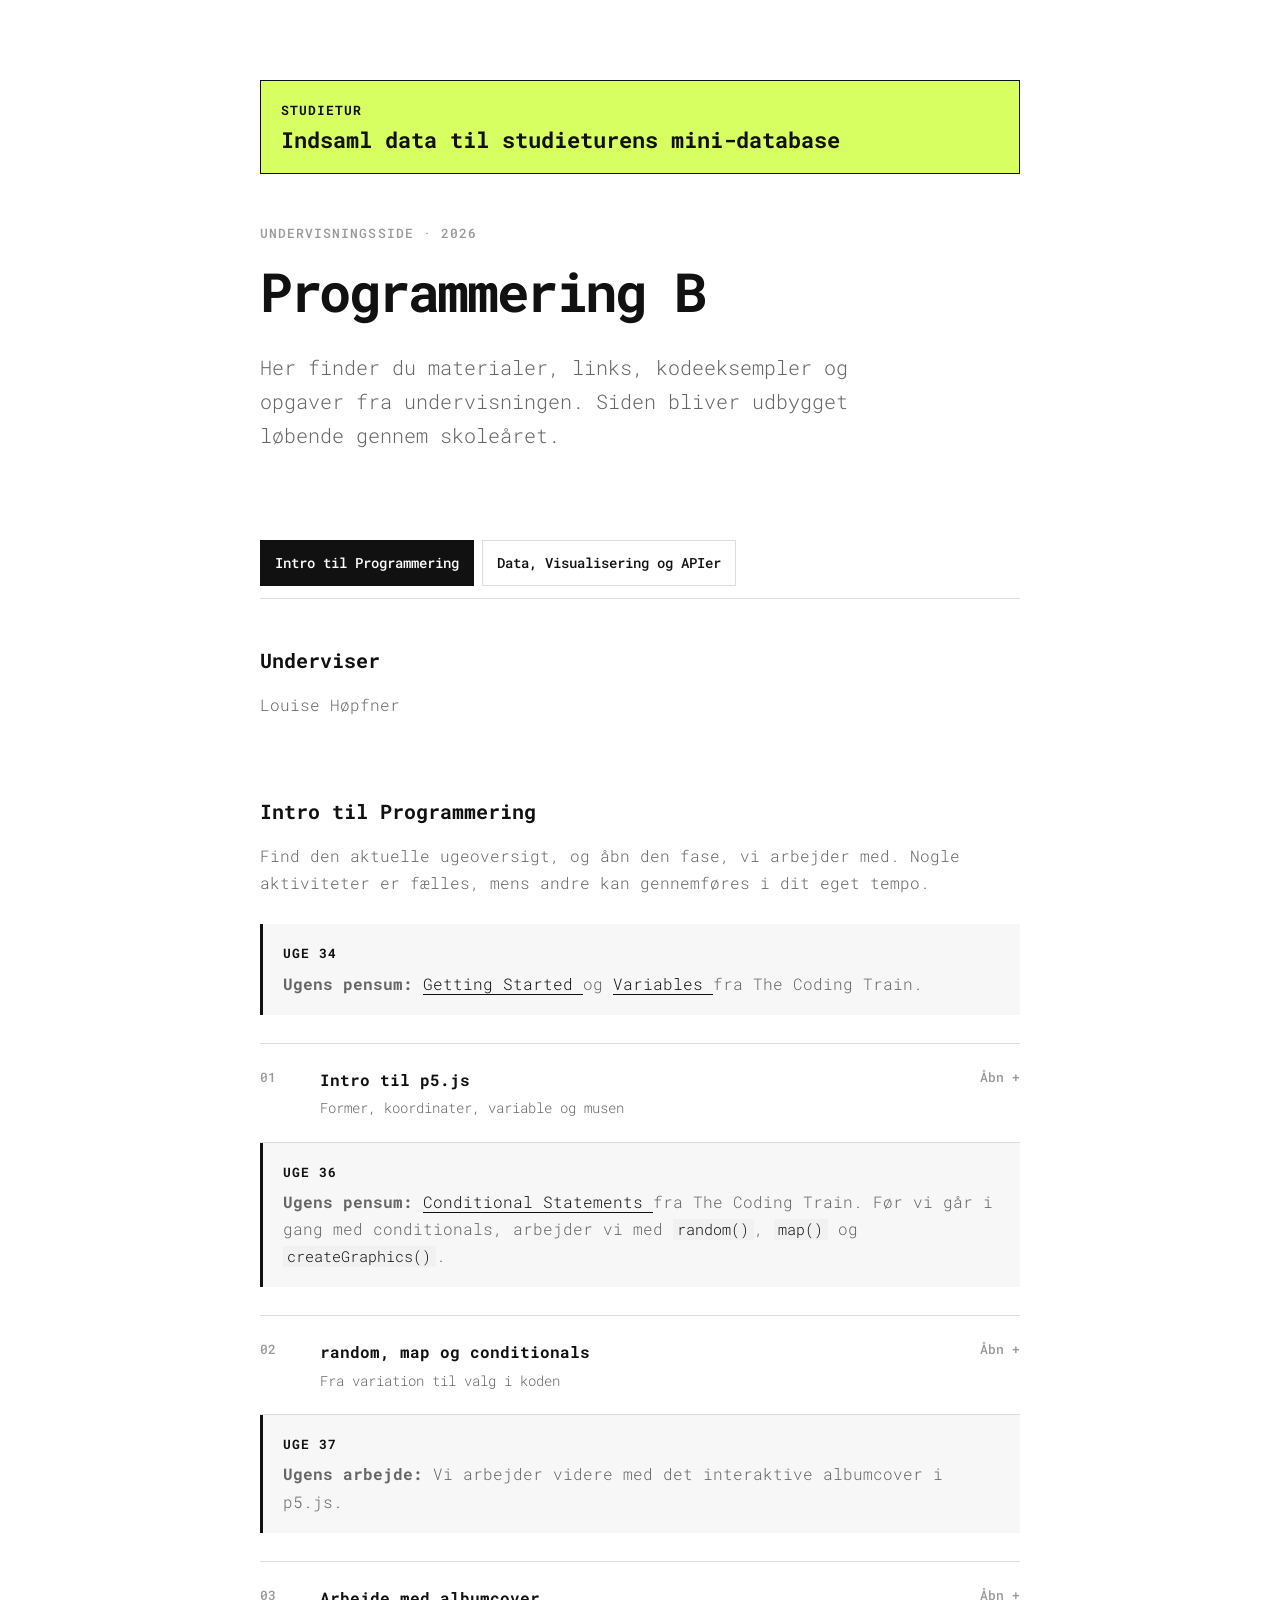
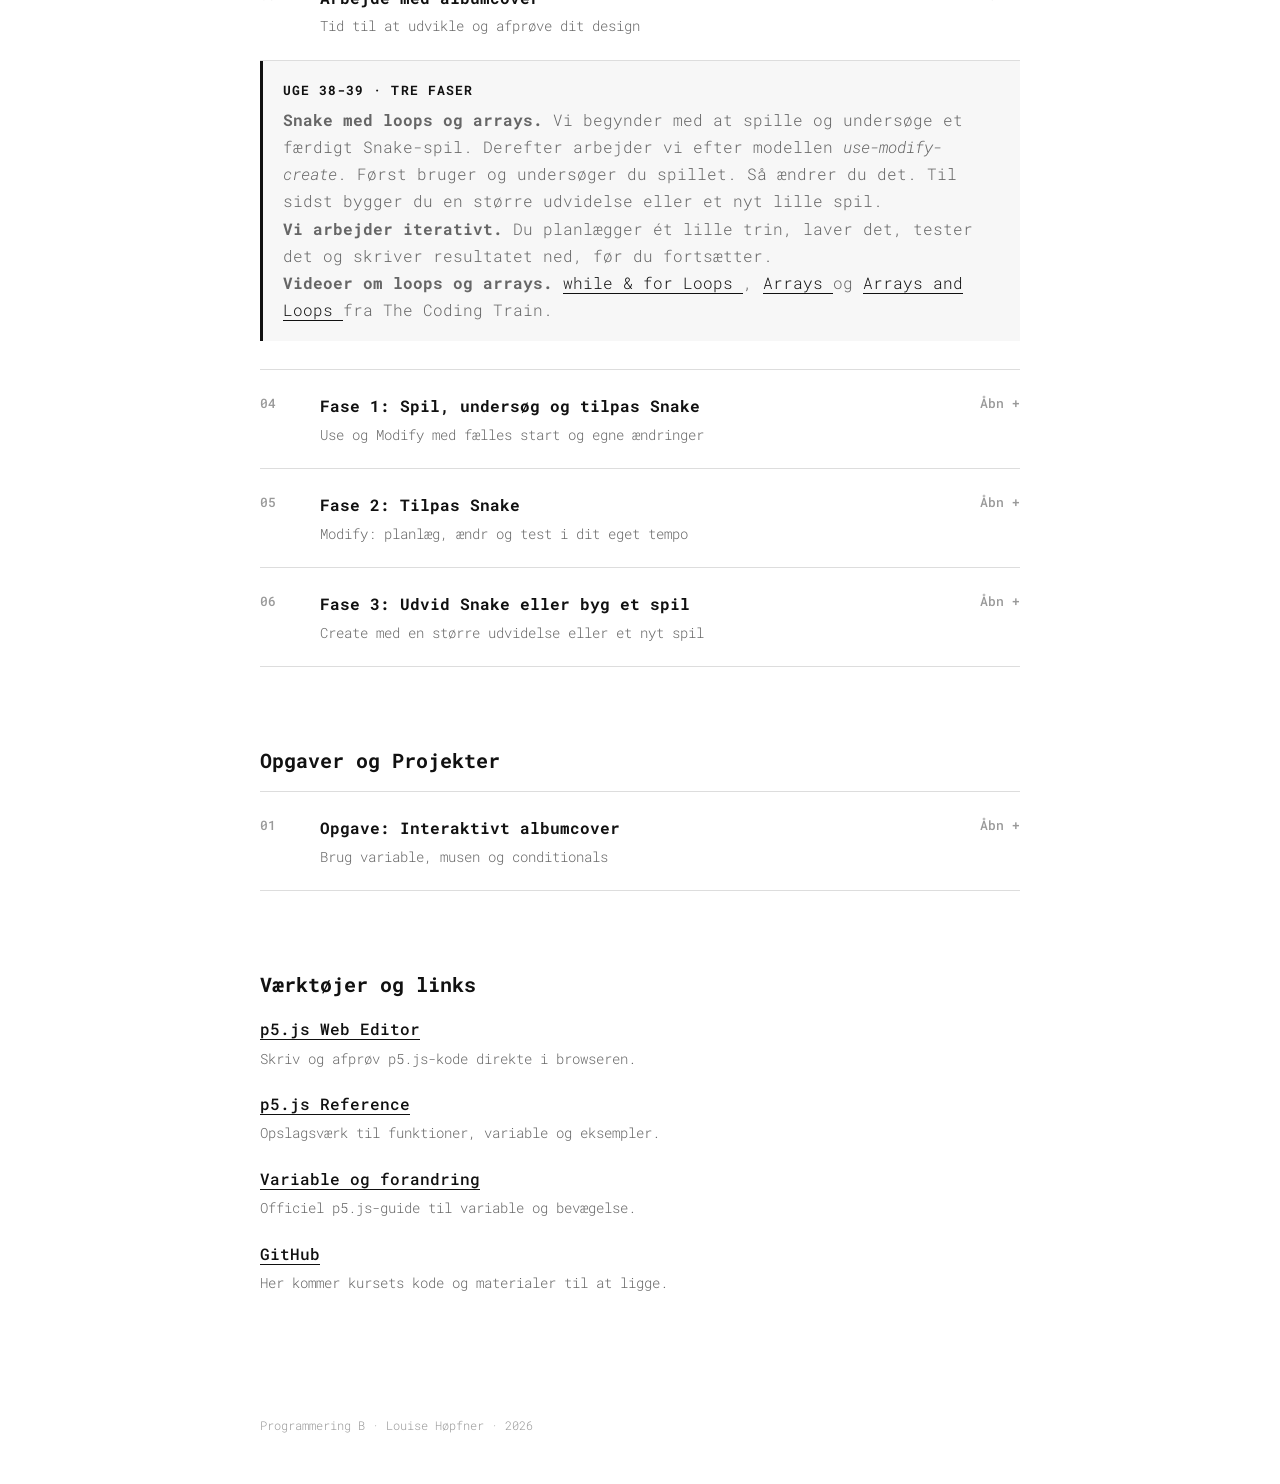
<file: index.html>
<!doctype html>
<html lang="da">
  <head>
    <meta charset="utf-8">
    <meta name="viewport" content="width=device-width, initial-scale=1">
    <meta
      name="description"
      content="Undervisningsmaterialer, links og kode til Programmering B."
    >
    <title>Programmering B · 2026</title>
    <link rel="preconnect" href="https://fonts.googleapis.com">
    <link rel="preconnect" href="https://fonts.gstatic.com" crossorigin>
    <link
      href="https://fonts.googleapis.com/css2?family=Roboto+Mono:wght@300;500;700&amp;display=swap"
      rel="stylesheet"
    >
    <link rel="stylesheet" href="main.css?v=2026-10-26">
  </head>

  <body>
    <main id="wrapper">
      <a class="top-banner" href="studietur/">
        <span>Studietur</span>
        <strong>Indsaml data til studieturens mini-database</strong>
      </a>

      <header class="site-header">
        <p class="eyebrow">Undervisningsside · 2026</p>
        <h1>Programmering B</h1>
        <p class="intro">
          Her finder du materialer, links, kodeeksempler og opgaver fra
          undervisningen. Siden bliver udbygget løbende gennem skoleåret.
        </p>
      </header>

      <nav class="course-tabs" aria-label="Forløb">
        <a href="index.html" aria-current="page">Intro til Programmering</a>
        <a href="02_data/">Data, Visualisering og APIer</a>
      </nav>

      <section aria-labelledby="underviser">
        <h2 id="underviser">Underviser</h2>
        <p>Louise Høpfner</p>
      </section>

      <section aria-labelledby="forloeb">
        <h2 id="forloeb">Intro til Programmering</h2>
        <p class="section-note">
          Find den aktuelle ugeoversigt, og åbn den fase, vi arbejder med.
          Nogle aktiviteter er fælles, mens andre kan gennemføres i dit eget
          tempo.
        </p>

        <div class="week-overview">
          <p class="week-number">Uge 34</p>
          <p>
            <strong>Ugens pensum:</strong>
            <a
              href="https://thecodingtrain.com/tracks/code-programming-with-p5-js/"
              target="_blank"
              rel="noreferrer"
            >
              Getting Started
            </a>
            og
            <a
              href="https://thecodingtrain.com/tracks/code-programming-with-p5-js/"
              target="_blank"
              rel="noreferrer"
            >
              Variables
            </a>
            fra The Coding Train.
          </p>
        </div>

        <div class="material-list">
          <details class="material-card">
            <summary>
              <span class="course-number" aria-hidden="true">01</span>
              <span class="summary-text">
                <strong>Intro til p5.js</strong>
                <span>Former, koordinater, variable og musen</span>
              </span>
              <span class="toggle-label" aria-hidden="true">Åbn</span>
            </summary>

            <div class="material-content">
              <p class="learning-goal">
                <strong>Mål:</strong> Du kan lave og gemme en p5.js-skitse,
                tegne simple figurer og bruge variable og musens position til
                at ændre dit billede.
              </p>

              <h3>Dagens forløb</h3>
              <ol class="steps">
                <li>
                  <strong>Kom i gang.</strong> Åbn p5.js Web Editor, og se
                  hvordan <code>setup()</code>, <code>draw()</code> og
                  <code>createCanvas()</code> bygger en skitse op.
                </li>
                <li>
                  <strong>Tegn med kode.</strong> Prøv selv at skabe et lille
                  billede med cirkler, ellipser, rektangler og linjer. Skift
                  farver, størrelser og placeringer ved at ændre ét tal ad
                  gangen.
                </li>
                <li>
                  <strong>Brug variable.</strong> Gem en placering, størrelse
                  eller farve i en variabel, og brug variablen flere steder i
                  din skitse. Ændr værdien, og undersøg hvad der sker.
                </li>
                <li>
                  <strong>Gør billedet interaktivt.</strong> Brug
                  <code>mouseX</code> eller <code>mouseY</code> som placering
                  eller størrelse på en figur. Bevæg musen hen over lærredet og
                  se resultatet.
                </li>
              </ol>

              <div class="try-box">
                <h3>Prøv selv undervejs</h3>
                <p>
                  Lav din egen lille komposition. Den må gerne være skæv,
                  enkel eller mærkelig. Målet er at undersøge, hvad koden gør —
                  ikke at gøre den perfekt.
                </p>
              </div>
            </div>
          </details>
        </div>

        <div class="week-overview">
          <p class="week-number">Uge 36</p>
          <p>
            <strong>Ugens pensum:</strong>
            <a
              href="https://thecodingtrain.com/tracks/code-programming-with-p5-js/code/3-conditionals/1-conditionals/"
              target="_blank"
              rel="noreferrer"
            >
              Conditional Statements
            </a>
            fra The Coding Train. Før vi går i gang med conditionals, arbejder
            vi med <code>random()</code>, <code>map()</code> og
            <code>createGraphics()</code>.
          </p>
        </div>

        <div class="material-list">
          <details class="material-card assignment-card">
            <summary>
              <span class="course-number" aria-hidden="true">02</span>
              <span class="summary-text">
                <strong>random, map og conditionals</strong>
                <span>Fra variation til valg i koden</span>
              </span>
              <span class="toggle-label" aria-hidden="true">Åbn</span>
            </summary>

            <div class="material-content">
              <p class="learning-goal">
                <strong>Mål:</strong> Du kan bruge <code>random()</code> til
                variation, <code>map()</code> til at omsætte musens position
                til nye værdier og <code>if</code> til at få en skitse til at
                reagere forskelligt i forskellige situationer.
              </p>

              <h3>Først: se og prøv</h3>
              <ol class="steps">
                <li>
                  Se videoerne om
                  <a
                    href="https://thecodingtrain.com/tracks/code-programming-with-p5-js/code/2-variables/4-random/"
                    target="_blank"
                    rel="noreferrer"
                  >
                    <code>random()</code>
                  </a>,
                  <a
                    href="https://thecodingtrain.com/tracks/code-programming-with-p5-js/code/2-variables/5-map/"
                    target="_blank"
                    rel="noreferrer"
                  >
                    <code>map()</code>
                  </a>
                  og
                  <a
                    href="https://thecodingtrain.com/tracks/code-programming-with-p5-js/code/2-variables/6-creategraphics/"
                    target="_blank"
                    rel="noreferrer"
                  >
                    <code>createGraphics()</code>
                  </a>
                  fra The Coding Train.
                </li>
                <li>
                  Åbn en skitse, du allerede har lavet, eller start en ny i
                  p5.js Web Editor.
                </li>
                <li>
                  Tilføj mindst <code>random()</code> og <code>map()</code> til
                  skitsen. Du kan for eksempel lade farver, størrelser eller
                  placeringer ændre sig.
                </li>
                <li>
                  Hvis du har tid, så undersøg <code>createGraphics()</code> og
                  prøv at tegne noget på et ekstra lag.
                </li>
              </ol>

              <h3>Derefter: conditionals</h3>
              <ol class="steps">
                <li>
                  Vi gennemgår boolean expressions, sammenligninger og
                  <code>if</code>-sætninger sammen.
                </li>
                <li>
                  Vi ser på, hvordan <code>mouseClicked()</code> kan bruges til
                  at ændre noget i skitsen, når brugeren klikker.
                </li>
                <li>
                  Du starter på
                  <a href="#albumcover-opgave">albumcover-opgaven</a> og
                  bruger de nye teknikker til at gøre coveret mere levende.
                </li>
              </ol>

              <div class="try-box">
                <h3>Miniøvelse</h3>
                <p>
                  Lav en lille skitse, hvor musens position ændrer mindst én
                  værdi med <code>map()</code>, og hvor mindst én ting bliver
                  valgt eller placeret med <code>random()</code>.
                </p>
              </div>
            </div>
          </details>
        </div>

        <div class="week-overview">
          <p class="week-number">Uge 37</p>
          <p>
            <strong>Ugens arbejde:</strong> Vi arbejder videre med det
            interaktive albumcover i p5.js.
          </p>
        </div>

        <div class="material-list">
          <details class="material-card">
            <summary>
              <span class="course-number" aria-hidden="true">03</span>
              <span class="summary-text">
                <strong>Arbejde med albumcover</strong>
                <span>Tid til at udvikle og afprøve dit design</span>
              </span>
              <span class="toggle-label" aria-hidden="true">Åbn</span>
            </summary>

            <div class="material-content">
              <p>
                Brug lektionen på at arbejde videre med dit interaktive
                albumcover. Du finder krav, arbejdsgang og ekstra udfordringer i
                <a href="#albumcover-opgave">albumcover-opgaven</a>.
              </p>
            </div>
          </details>
        </div>

        <div class="week-overview">
          <p class="week-number">Uge 38-39 · Tre faser</p>
          <p>
            <strong>Snake med loops og arrays.</strong> Vi begynder med at spille
            og undersøge et færdigt Snake-spil. Derefter arbejder vi efter
            modellen <em>use-modify-create</em>. Først bruger og undersøger du
            spillet. Så ændrer du det. Til sidst bygger du en større udvidelse
            eller et nyt lille spil.
          </p>
          <p>
            <strong>Vi arbejder iterativt.</strong> Du planlægger ét lille trin,
            laver det, tester det og skriver resultatet ned, før du fortsætter.
          </p>
          <p>
            <strong>Videoer om loops og arrays.</strong>
            <a
              href="https://thecodingtrain.com/tracks/code-programming-with-p5-js/code/4-loops/1-while-for/"
              target="_blank"
              rel="noreferrer"
            >
              while &amp; for Loops
            </a>,
            <a
              href="https://thecodingtrain.com/tracks/code-programming-with-p5-js/code/7-arrays/1-arrays/"
              target="_blank"
              rel="noreferrer"
            >
              Arrays
            </a>
            og
            <a
              href="https://thecodingtrain.com/tracks/code-programming-with-p5-js/code/7-arrays/2-arrays-loops"
              target="_blank"
              rel="noreferrer"
            >
              Arrays and Loops
            </a>
            fra The Coding Train.
          </p>
        </div>

        <div class="material-list">
          <details id="snake-use" class="material-card">
            <summary>
              <span class="course-number" aria-hidden="true">04</span>
              <span class="summary-text">
                <strong>Fase 1: Spil, undersøg og tilpas Snake</strong>
                <span>Use og Modify med fælles start og egne ændringer</span>
              </span>
              <span class="toggle-label" aria-hidden="true">Åbn</span>
            </summary>

            <div class="material-content">
              <p class="learning-goal">
                <strong>Mål:</strong> Du kan beskrive spillets dele og forklare,
                hvad spillet skal huske. Du kan finde et loop og et array i
                koden. Du kan lave og teste en ændring.
              </p>

              <h3>1. Spil uden at se koden · 10 minutter</h3>
              <p>
                Åbn spillet, klik på lærredet, og styr slangen med
                piletasterne. Afprøv mad, vækst, vægge, kollision og genstart.
              </p>
              <p>
                <a
                  class="primary-link"
                  href="https://editor.p5js.org/louissse/full/bpFLP08BD"
                  target="_blank"
                  rel="noreferrer"
                >
                  Spil Snake →
                </a>
              </p>

              <h3>2. Undersøg spillet i par · 15 minutter</h3>
              <p>
                Diskutér spørgsmålene, og skriv jeres svar ned. I må gerne
                tegne, hvordan delene hænger sammen.
              </p>
              <ul class="requirements">
                <li>Hvilke synlige dele består spillet af?</li>
                <li>Hvilke ting skal spillet kunne huske?</li>
                <li>Hvilket input giver spilleren?</li>
                <li>Hvilke regler styrer bevægelse, vækst og game over?</li>
                <li>Hvilke handlinger gentager spillet?</li>
                <li>Hvor tror I, der findes loops i koden? Begrund jeres svar.</li>
                <li>Hvad kunne et array bruges til i Snake?</li>
              </ul>

              <h3>3. Fælles opsamling · 10 minutter</h3>
              <p>
                Vi samler jeres forslag på tavlen. Vi undersøger især, hvad
                spillet skal huske, og hvor der kan være loops.
              </p>

              <h3>4. Mød koden · 15 minutter</h3>
              <p>
                Efter den fælles opsamling åbner du koden og laver en kopi i
                din egen p5.js-konto. Find arrayet <code>snake</code>, loopet i
                <code>drawSnake()</code> og den kode, der flytter slangen.
              </p>
              <p>
                <a
                  class="primary-link"
                  href="https://editor.p5js.org/louissse/sketches/bpFLP08BD"
                  target="_blank"
                  rel="noreferrer"
                >
                  Åbn og kopiér koden →
                </a>
              </p>

              <h3>5. Modify i eget tempo · 35 minutter</h3>
              <p>
                Arbejd fra toppen af listen. Lav én ændring ad gangen, kør
                spillet, og afprøv ændringen. Behold den kun, hvis spillet
                stadig virker.
              </p>
              <ol class="steps">
                <li>
                  Skift slangens, hovedets, madens og baggrundens farver.
                </li>
                <li>Ændr spillets hastighed i <code>frameRate()</code>.</li>
                <li>
                  Ændr cellestørrelsen, og se hvad der sker med spillefeltet.
                </li>
                <li>Ændr slangens startlængde eller startplacering.</li>
                <li>Lav en selvvalgt synlig ændring.</li>
              </ol>
              <p>
                Hvis du går i stå, så sammenlign med din seneste fungerende
                version. Du må også sparre med en makker.
              </p>

              <div class="try-box">
                <h3>6. Exit · 5 minutter</h3>
                <p>Gem din kode, og færdiggør de tre sætninger:</p>
                <ul>
                  <li>&quot;Arrayet <code>snake</code> indeholder ...&quot;</li>
                  <li>
                    &quot;Loopet i <code>drawSnake()</code> bruges til ...&quot;
                  </li>
                  <li>&quot;Jeg ændrede ..., og derfor skete ...&quot;</li>
                </ul>
              </div>
            </div>
          </details>

          <details id="snake-modify" class="material-card">
            <summary>
              <span class="course-number" aria-hidden="true">05</span>
              <span class="summary-text">
                <strong>Fase 2: Tilpas Snake</strong>
                <span>Modify: planlæg, ændr og test i dit eget tempo</span>
              </span>
              <span class="toggle-label" aria-hidden="true">Åbn</span>
            </summary>

            <div class="material-content">
              <p class="learning-goal">
                <strong>Mål:</strong> Du kan planlægge, gennemføre og teste en
                lille ændring i koden. Du kan forklare, hvilken kode der ændrer
                spillet.
              </p>

              <p>
                Fortsæt i din egen kopi. Vælg én ændring fra listerne, og brug
                hele arbejdsmetoden, før du vælger den næste. Du behøver ikke
                nå alle forslagene.
              </p>

              <div class="try-box">
                <h3>Sådan arbejder du iterativt</h3>
                <p>
                  Skriv hvert trin som kommentarer øverst i din
                  <code>sketch.js</code>.
                </p>
                <ol class="steps">
                  <li>Skriv, hvad du vil ændre.</li>
                  <li>
                    Skriv, hvor i koden du tror, ændringen skal laves.
                  </li>
                  <li>Gem den seneste fungerende version af spillet.</li>
                  <li>Lav kun denne ændring.</li>
                  <li>
                    Test ændringen. Kontrollér også, at resten af spillet
                    stadig virker.
                  </li>
                  <li>
                    Skriv resultatet i kommentarerne. Behold ændringen, ret den
                    eller gå tilbage til den fungerende version.
                  </li>
                </ol>
                <p>
                  Vis en fungerende ændring og dine noter til en makker, før du
                  vælger den næste ændring.
                </p>
                <pre class="code-block"><code>// TRIN 1
// Ændring:
// Plan:
// Test:
// Resultat:</code></pre>
              </div>

              <h3>Kom godt i gang</h3>
              <ul class="requirements">
                <li>Giv hoved, krop, mad og baggrund nye farver.</li>
                <li>Gør slangen langsommere eller hurtigere.</li>
                <li>Ændr slangens startlængde eller startplacering.</li>
                <li>Lad maden give to point i stedet for ét.</li>
              </ul>

              <h3>Flere ændringer</h3>
              <ul class="requirements">
                <li>Lad hastigheden stige, når slangen spiser.</li>
                <li>Skift madens farve ved bestemte pointtal.</li>
                <li>Giv fem bonuspoint, når scoren når 10.</li>
                <li>
                  Lad slangen fortsætte i den modsatte side, når den rammer en
                  væg.
                </li>
                <li>Tilføj en tydelig startbesked eller en ny genstartregel.</li>
              </ul>

              <div class="stretch-box">
                <h3>Små, ekstra udfordringer</h3>
                <ul>
                  <li>Vis beskeden &quot;Godt gået!&quot;, når spilleren får point.</li>
                  <li>Lad slangens farve afhænge af dens længde.</li>
                  <li>Tilføj en tast, der kan genstarte spillet.</li>
                  <li>
                    Flyt gentaget kode til en ny funktion. Forklar, hvad
                    funktionen gør.
                  </li>
                </ul>
              </div>

              <h3>Klar til fase 3?</h3>
              <ul class="requirements">
                <li>Du kan finde arrayet og mindst ét loop.</li>
                <li>Dine kommentarer viser plan, test og resultat.</li>
                <li>Du kan vise og forklare mindst én ændring, der virker.</li>
              </ul>
            </div>
          </details>

          <details id="snake-create" class="material-card assignment-card">
            <summary>
              <span class="course-number" aria-hidden="true">06</span>
              <span class="summary-text">
                <strong>Fase 3: Udvid Snake eller byg et spil</strong>
                <span>Create med en større udvidelse eller et nyt spil</span>
              </span>
              <span class="toggle-label" aria-hidden="true">Åbn</span>
            </summary>

            <div class="material-content">
              <p class="learning-goal">
                <strong>Mål:</strong> Du kan dele en større programmeringsopgave
                op i små trin og dokumentere arbejdet. Du kan forklare, hvordan
                dit array, dit loop og din udvidelse hænger sammen.
              </p>

              <h3>Vælg én mission</h3>
              <p>
                Vælg én af de tre udvidelser til Snake. Hvis du vil have en
                større udfordring, kan du bygge et nyt spil fra bunden.
              </p>

              <h3>Arbejd iterativt</h3>
              <p>
                Skriv først, hvad den enkleste fungerende version skal kunne.
                Del arbejdet op i nummererede trin. Brug kommentarskabelonen fra
                fase 2 til hvert trin.
              </p>

              <h3>Mission 1: Snake med forhindringer</h3>
              <ul class="requirements">
                <li>Gem forhindringernes placeringer i et array.</li>
                <li>Tegn forhindringerne med et loop.</li>
                <li>Stop spillet, hvis slangen rammer en forhindring.</li>
                <li>Placér kun mad på felter uden forhindringer.</li>
              </ul>
              <p>
                Start med at tegne én fast forhindring. Gem derefter flere
                forhindringer i et array, og tegn dem med et loop. Få spillet
                til at opdage, når slangen rammer en forhindring. Ret til sidst
                placeringen af maden.
              </p>

              <h3>Mission 2: Snake med bonusmad</h3>
              <ul class="requirements">
                <li>Giv bonusmaden et andet udseende.</li>
                <li>Placér den et tilfældigt sted.</li>
                <li>
                  Giv ekstra point, ekstra længde eller lavere hastighed, når
                  slangen spiser den.
                </li>
                <li>Lad bonusmaden forsvinde efter fem sekunder.</li>
                <li>Fjern bonusmaden, når spilleren genstarter.</li>
              </ul>
              <p>
                Start med at tegne bonusmaden et fast sted. Giv den derefter en
                tilfældig placering. Få spillet til at opdage, når slangen
                spiser den. Tilføj effekten og en timer. Ret til sidst
                genstarten.
              </p>

              <h3>Mission 3: Snake med levels</h3>
              <ul class="requirements">
                <li>Opret og vis det aktuelle level.</li>
                <li>Skift level, når scoren når for eksempel 5 og 10.</li>
                <li>
                  Ændr mindst to ting mellem levels, eksempelvis hastighed,
                  farver, vægge eller forhindringer.
                </li>
                <li>Sæt level tilbage til 1, når spilleren genstarter.</li>
              </ul>
              <p>
                Start med at oprette og vise <code>level</code>. Skift derefter
                til level 2 ved fem point. Ændr hastigheden. Skift derefter en
                farve eller vægreglen, eller tilføj en forhindring. Ret til
                sidst genstarten.
              </p>

              <div class="stretch-box">
                <h3>Ekstra udfordring: Byg et nyt spil fra bunden</h3>
                <p>
                  Byg &quot;Fang de faldende objekter&quot; i en tom p5.js-skitse. Du må
                  genbruge mønstre fra Snake, som du kan forklare.
                </p>
                <ul>
                  <li>Spilleren styrer en figur nederst på skærmen.</li>
                  <li>
                    Spillet gemmer de faldende objekter i et array. Et loop
                    flytter og tegner dem.
                  </li>
                  <li>Spilleren får point ved at fange et objekt.</li>
                  <li>
                    Spillet fjerner objekter, når spilleren fanger dem, eller
                    når de forlader skærmen.
                  </li>
                  <li>Spilleren kan genstarte efter game over.</li>
                </ul>
                <p>
                  Byg først spilleren og styringen. Tilføj derefter ét faldende
                  objekt. Flyt så objekterne til et array. Tilføj fangst, point,
                  game over og genstart ét trin ad gangen.
                </p>
              </div>

              <h3>Fælles krav</h3>
              <ul class="requirements">
                <li>Du har en enkel version af spillet, der virker.</li>
                <li>Du bruger mindst ét array og ét loop.</li>
                <li>Kommentarerne i koden viser dine trin.</li>
                <li>
                  Du kan forklare et trin, et testresultat og en kodedel, du
                  har ændret.
                </li>
              </ul>

              <div class="try-box">
                <h3>Afslut med en makker</h3>
                <p>
                  Spil hinandens versioner. Vis derefter dine kommentarer og
                  forklar et trin, der virkede, et problem du mødte, og hvad du
                  vil lave som det næste.
                </p>
              </div>

              <p>
                Du må gerne diskutere og få hjælp af en makker, men du skal
                arbejde i din egen skitse og forstå dine egne ændringer.
                Brug ikke generativ AI i dette forløb.
              </p>
            </div>
          </details>
        </div>
      </section>

      <section aria-labelledby="opgaver">
        <h2 id="opgaver">Opgaver og Projekter</h2>

        <div class="material-list">
          <details id="albumcover-opgave" class="material-card assignment-card">
            <summary>
              <span class="course-number" aria-hidden="true">01</span>
              <span class="summary-text">
                <strong>Opgave: Interaktivt albumcover</strong>
                <span>Brug variable, musen og conditionals</span>
              </span>
              <span class="toggle-label" aria-hidden="true">Åbn</span>
            </summary>

            <div class="material-content">
              <p class="assignment-intro">
                Design et albumcover i p5.js, og gør det levende med variable
                og musens position. Du kan fortolke et cover, du allerede kan
                lide, eller opfinde en kunstner og et album selv.
              </p>

              <div class="inspiration-box">
                <h3>Find inspiration</h3>
                <p>
                  Se eksempler på
                  <a
                    href="https://dk.pinterest.com/louisehpfner/album-art-programming/"
                    target="_blank"
                    rel="noreferrer"
                  >
                    Pinterest-boardet Album art – programming
                  </a>.
                  Find et cover med former, farver eller mønstre, du synes er
                  interessante. Brug det som inspiration — du behøver ikke
                  kopiere det præcist.
                </p>
              </div>

              <h3>Dit albumcover skal</h3>
              <ul class="requirements">
                <li>have et kvadratisk lærred og en tydelig baggrund,</li>
                <li>bruge mindst tre forskellige simple figurer,</li>
                <li>bruge farver og former bevidst som en del af designet,</li>
                <li>bruge mindst to variable, du selv har oprettet, og</li>
                <li>
                  bruge <code>random()</code> eller <code>map()</code> på en
                  måde, der kan ses i coveret, og
                </li>
                <li>
                  reagere tydeligt på <code>mouseX</code> og/eller
                  <code>mouseY</code> og/eller <code>mouseClicked()</code>.
                </li>
              </ul>

              <h3>Sådan kan du arbejde</h3>
              <ol class="steps">
                <li>Vælg en idé, og lav eventuelt en hurtig skitse på papir.</li>
                <li>Byg først coveret med simple, stillestående figurer.</li>
                <li>Flyt gentagne værdier over i dine egne variable.</li>
                <li>
                  Vælg hvad musen skal styre: placering, størrelse, afstand,
                  farve eller noget helt andet.
                </li>
                <li>
                  Tilføj en <code>if</code>-sætning, så coveret ændrer sig, når
                  noget bestemt er sandt.
                </li>
                <li>Afprøv, justér og giv skitsen et navn i editoren.</li>
              </ol>

              <div class="stretch-box">
                <h3>Ekstra udfordringer</h3>
                <ul>
                  <li>Lad musens vandrette og lodrette position styre hver sin ting.</li>
                  <li>Få en del af designet til at bevæge sig af sig selv.</li>
                  <li>Brug <code>createGraphics()</code> til et ekstra lag.</li>
                  <li>Tilføj kunstnernavn og albumtitel som tekst.</li>
                  <li>Find på en interaktion, der overrasker brugeren.</li>
                </ul>
              </div>

              <p class="hand-in">
                <strong>Når du er færdig:</strong> Gem skitsen, og del linket
                med din underviser.
              </p>

              <p>
                <a
                  class="primary-link"
                  href="https://editor.p5js.org/"
                  target="_blank"
                  rel="noreferrer"
                >
                  Åbn p5.js Web Editor →
                </a>
              </p>
            </div>
          </details>
        </div>
      </section>

      <section aria-labelledby="vaerktoejer">
        <h2 id="vaerktoejer">Værktøjer og links</h2>
        <ul class="link-list">
          <li>
            <a href="https://editor.p5js.org/" target="_blank" rel="noreferrer">
              p5.js Web Editor
            </a>
            <span>Skriv og afprøv p5.js-kode direkte i browseren.</span>
          </li>
          <li>
            <a href="https://p5js.org/reference/" target="_blank" rel="noreferrer">
              p5.js Reference
            </a>
            <span>Opslagsværk til funktioner, variable og eksempler.</span>
          </li>
          <li>
            <a
              href="https://p5js.org/tutorials/variables-and-change/"
              target="_blank"
              rel="noreferrer"
            >
              Variable og forandring
            </a>
            <span>Officiel p5.js-guide til variable og bevægelse.</span>
          </li>
          <li>
            <a href="https://github.com/" target="_blank" rel="noreferrer">
              GitHub
            </a>
            <span>Her kommer kursets kode og materialer til at ligge.</span>
          </li>
        </ul>
      </section>
    </main>

    <footer>
      <p>Programmering B · Louise Høpfner · 2026</p>
    </footer>
  </body>
</html>
</file>
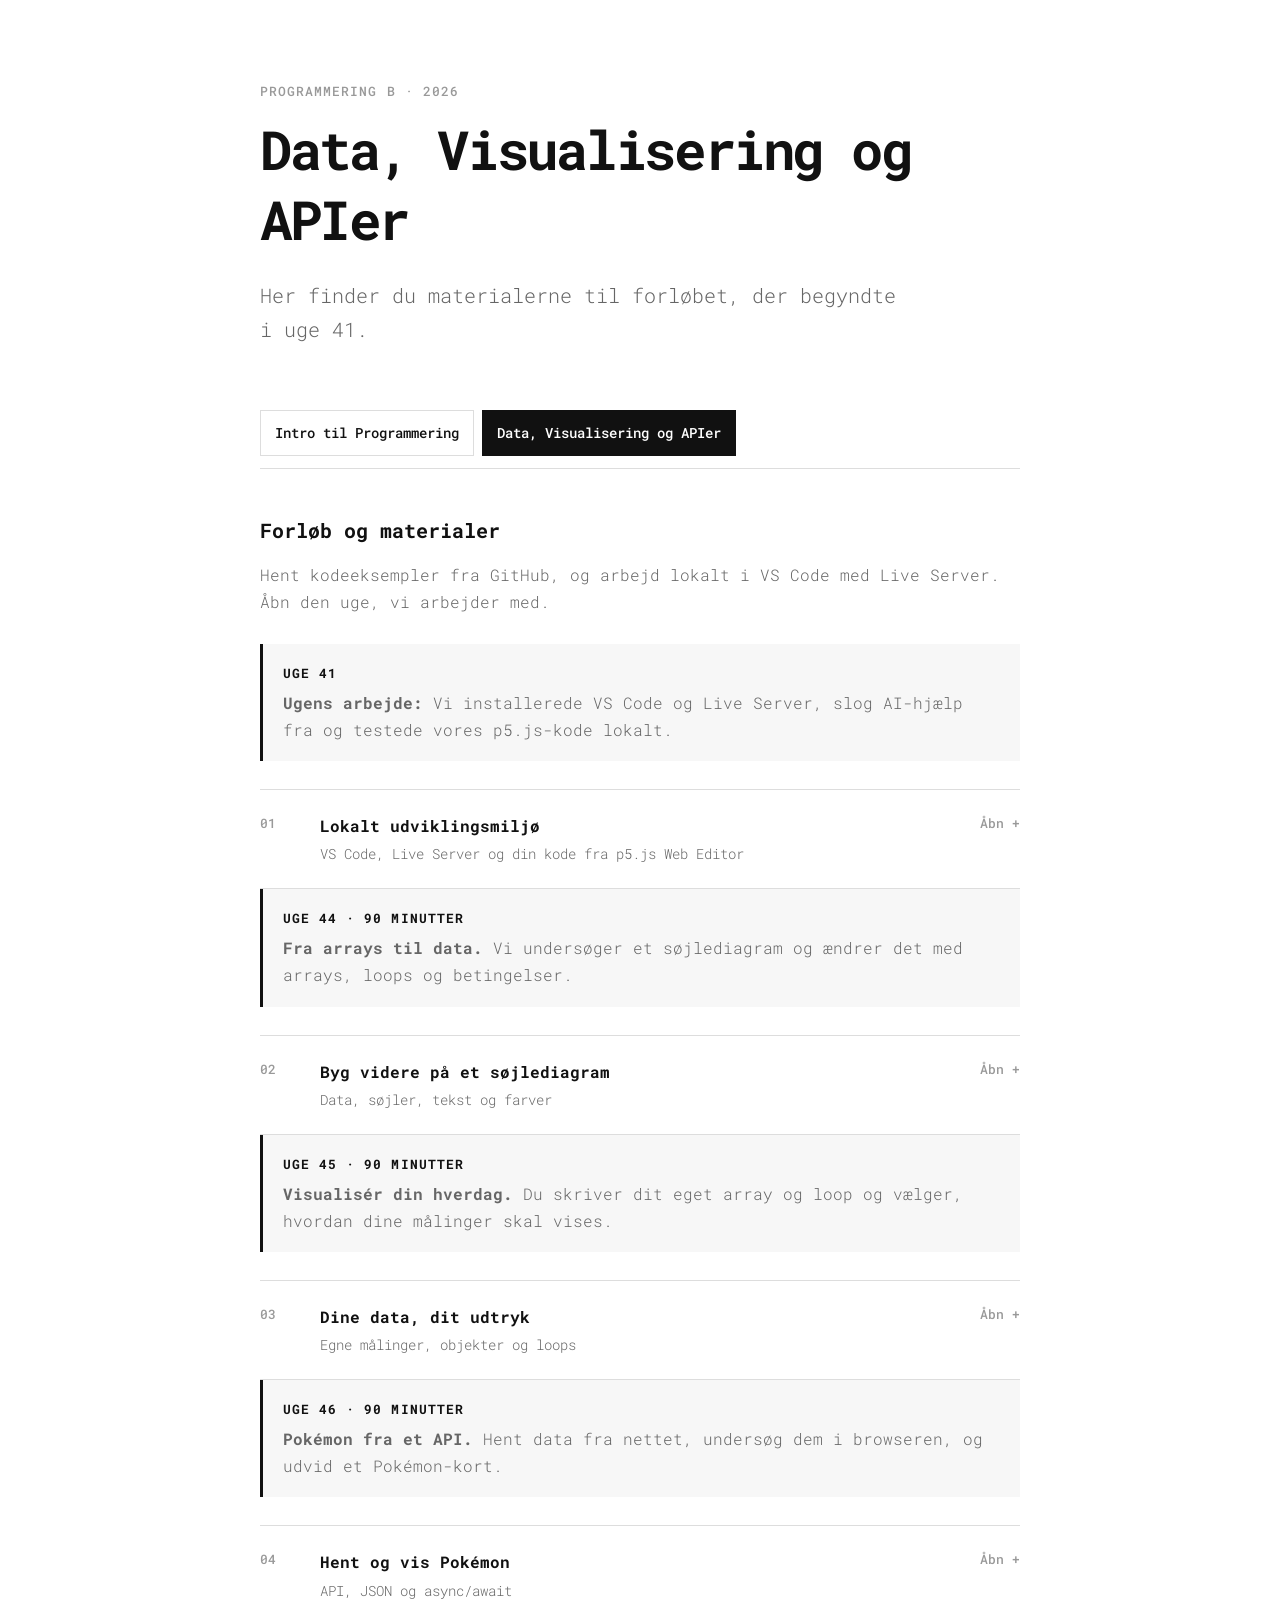
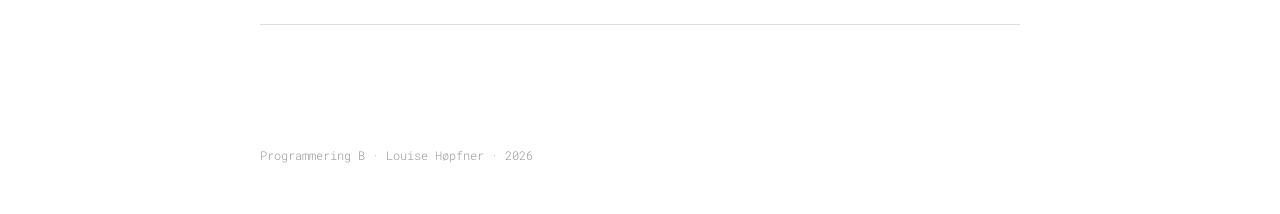
<file: 02_data/index.html>
<!doctype html>
<html lang="da">
  <head>
    <meta charset="utf-8">
    <meta name="viewport" content="width=device-width, initial-scale=1">
    <meta
      name="description"
      content="Undervisningsmaterialer, links og kode til Programmering B."
    >
    <title>Data, Visualisering og APIer · Programmering B</title>
    <link rel="preconnect" href="https://fonts.googleapis.com">
    <link rel="preconnect" href="https://fonts.gstatic.com" crossorigin>
    <link
      href="https://fonts.googleapis.com/css2?family=Roboto+Mono:wght@300;500;700&amp;display=swap"
      rel="stylesheet"
    >
    <link rel="stylesheet" href="../main.css?v=2026-10-26">
  </head>

  <body>
    <main id="wrapper">
      <header class="site-header compact-header">
        <p class="eyebrow">Programmering B · 2026</p>
        <h1>Data, Visualisering og APIer</h1>
        <p class="intro">Her finder du materialerne til forløbet, der begyndte i uge 41.</p>
      </header>

      <nav class="course-tabs" aria-label="Forløb">
        <a href="../index.html">Intro til Programmering</a>
        <a href="./" aria-current="page">Data, Visualisering og APIer</a>
      </nav>

      <section aria-labelledby="uge-41">
        <h2 id="uge-41">Forløb og materialer</h2>
        <p class="section-note">Hent kodeeksempler fra GitHub, og arbejd lokalt
          i VS Code med Live Server. Åbn den uge, vi arbejder med.</p>

        <div class="week-overview">
          <p class="week-number">Uge 41</p>
          <p>
            <strong>Ugens arbejde:</strong> Vi installerede VS Code og Live Server,
            slog AI-hjælp fra og testede vores p5.js-kode lokalt.
          </p>
        </div>

        <div class="material-list">
          <details id="lokalt-udviklingsmiljoe" class="material-card">
            <summary>
              <span class="course-number" aria-hidden="true">01</span>
              <span class="summary-text">
                <strong>Lokalt udviklingsmiljø</strong>
                <span>VS Code, Live Server og din kode fra p5.js Web Editor</span>
              </span>
              <span class="toggle-label" aria-hidden="true">Åbn</span>
            </summary>

            <div class="material-content">
              <p>
                I uge 41 satte vi vores lokale udviklingsmiljø op.
                Her kan du følge trinene igen, hvis du var fraværende
                eller har brug for at få opsætningen på plads.
              </p>

              <h3>Installér værktøjerne</h3>
              <ol class="steps">
                <li>Hent og installér <a href="https://code.visualstudio.com/download">Visual Studio Code</a>
                  til din computer.</li>
                <li>Åbn Extensions i VS Code. Søg efter
                  <a href="https://marketplace.visualstudio.com/items?itemName=ritwickdey.LiveServer">Live Server af Ritwick Dey</a>,
                  og installér udvidelsen.</li>
                <li>Åbn indstillingerne i VS Code, vælg brugerindstillingerne, og søg efter
                  <code>chat.disableAIFeatures</code>. Slå <strong>Chat: Disable AI Features</strong>
                  til. Det slår de indbyggede AI-funktioner og Copilot fra.
                  Har du installeret andre udvidelser med AI-hjælp, skal du også deaktivere dem.
                  Se <a href="https://code.visualstudio.com/docs/agents/agent-troubleshooting/faq">VS Codes vejledning om at slå AI fra</a>.</li>
              </ol>

              <h3>Åbn din p5.js-skitse lokalt</h3>
              <ol class="steps">
                <li>Åbn en af dine fungerende skitser i
                  <a href="https://editor.p5js.org/">p5.js Web Editor</a>, og download
                  projektet via menuen File. Pak ZIP-filen ud.</li>
                <li>Vælg File → Open Folder i VS Code, og åbn den udpakkede projektmappe.
                  Åbn hele mappen, så både HTML-filen, din JavaScript-kode og eventuelle
                  billeder og andre filer er med.</li>
                <li>Find <code>index.html</code> i filoversigten. Højreklik på filen,
                  og vælg <strong>Open with Live Server</strong>.
                  Skitsen åbner nu i browseren via en lokal server.</li>
                <li>Kontrollér, at skitsen ser ud og reagerer som i webeditoren.
                  Afprøv også den interaktion, du har lavet med mus eller tastatur.</li>
                <li>Lav en lille synlig ændring i <code>sketch.js</code>, og gem filen.
                  Kontrollér i browseren, at ændringen vises.</li>
              </ol>

              <div class="try-box">
                <h3>Hvis skitsen ikke virker</h3>
                <ul>
                  <li>Kontrollér, at du har pakket ZIP-filen ud og åbnet den rigtige mappe.</li>
                  <li>Start siden med Live Server via <code>index.html</code>.</li>
                  <li>Kontrollér filnavne og stier til billeder, lyd og andre filer.</li>
                  <li>Se efter fejl i browserens konsol, og brug fejlbeskeden til at finde den relevante fil og linje.</li>
                </ul>
              </div>
            </div>
          </details>
        </div>

        <div id="uge-44" class="week-overview">
          <p class="week-number">Uge 44 · 90 minutter</p>
          <p><strong>Fra arrays til data.</strong> Vi undersøger et søjlediagram
            og ændrer det med arrays, loops og betingelser.</p>
        </div>

        <div class="material-list">
          <details id="arrays-til-data" class="material-card">
            <summary>
              <span class="course-number" aria-hidden="true">02</span>
              <span class="summary-text">
                <strong>Byg videre på et søjlediagram</strong>
                <span>Data, søjler, tekst og farver</span>
              </span>
              <span class="toggle-label" aria-hidden="true">Åbn</span>
            </summary>
            <div class="material-content">
              <p class="learning-goal"><strong>Mål:</strong> Du kan forklare,
                hvordan et loop tegner værdierne i et array, og ændre diagrammet.</p>

              <h3>1. Fælles start · 10 min.</h3>
              <p>Vi ser et diagram med opdigtede temperaturer. Hvad sker der,
                hvis vi ændrer et tal eller tilføjer en værdi?</p>

              <h3>2. Hent og undersøg koden · 15 min.</h3>
              <p><a class="primary-link"
                href="https://github.com/louissse/programmering-b-2026/tree/main/02_data/eksempler/01_soejlediagram">Find startprojektet på GitHub</a></p>
              <ol class="steps">
                <li>Åbn <a href="https://github.com/louissse/programmering-b-2026">repositoryet</a>.
                  Vælg Code → Download ZIP, og pak filen ud.</li>
                <li>Åbn mappen <code>02_data/eksempler/01_soejlediagram</code>
                  i VS Code. Start <code>index.html</code> med Live Server.</li>
                <li>Åbn <code>sketch.js</code>. Find arrayet og loopet.
                  Følg sammen, hvordan én værdi bliver til én søjle.</li>
              </ol>

              <h3>3. Ændr diagrammet · 30 min.</h3>
              <ol class="steps">
                <li>Ændr to temperaturer. Gæt resultatet, før du kører koden.</li>
                <li>Fjern en værdi, og tilføj den igen. Hvad styrer antallet af søjler?</li>
                <li>Vis temperaturen over hver søjle med <code>text()</code>.
                  Brug samme arrayværdi og x-position som søjlen.</li>
              </ol>
              <p>Hjælp: <a href="https://p5js.org/reference/p5/text/">text()</a>
                og <a href="https://p5js.org/reference/p5/rect/">rect()</a>.</p>

              <h3>4. Tilføj farver · 20 min.</h3>
              <p>Brug <code>if/else</code> til at give temperaturer på mindst
                18 °C en anden farve. Lav én ændring ad gangen, gem og test.</p>
              <div class="stretch-box">
                <h3>Videre herfra</h3>
                <p>Tilføj flere målinger. Beregn afstanden mellem søjlerne ud fra
                  arrayets længde, så de stadig passer på lærredet.</p>
                <h3>Ekstra: Vis gennemsnittet</h3>
                <ol class="steps">
                  <li>Brug et loop til at lægge temperaturerne sammen.
                    Start summen på 0, hver gang du beregner den.</li>
                  <li>Beregn gennemsnittet ved at dividere summen med
                    antallet af målinger.</li>
                  <li>Tegn en vandret linje ved gennemsnittet med
                    <code>line()</code>. Brug samme bundlinje og skala som søjlerne,
                    og vis gennemsnittet som tekst.</li>
                </ol>
                <p>Test med et array, hvor alle temperaturer er 15.
                  Rammer linjen toppen af alle søjlerne? Ændr derefter ét tal,
                  og undersøg, hvordan gennemsnittet flytter sig.</p>
              </div>

              <h3>5. Vis og forklar · 15 min.</h3>
              <p>Vis diagrammet til en makker. Forklar forskellen på
                <code>i</code> og <code>temperaturer[i]</code>.</p>
              <p>Skriv korte kommentarer ved loopet og din betingelse.
                Forklar, hvad de gør, og hvorfor du har valgt grænsen for farveskift.
                Gem projektet.</p>
              <div class="try-box">
                <h3>Lektie til uge 45 · Indsaml dine egne data</h3>
                <p>Vælg noget fra din hverdag, fx minutter med musik, transporttid
                  eller antal cykler, du møder på vej til skole.</p>
                <ul>
                  <li>Indsaml 5–7 målinger inden næste modul. Brug samme enhed
                    og samme måde at måle på hver gang.</li>
                  <li>Notér tidspunkt eller kategori, tal og enhed for hver måling.
                    De bliver felter i et objekt, når vi samler dataene i uge 45.</li>
                  <li>Vælg noget, du har lyst til at vise andre. Medbring tallene
                    og en kort forklaring på, hvordan du målte.</li>
                </ul>
                <p>Du kan også tælle fx bøger, planter eller kopper i forskellige
                  rum, hvis du vil indsamle det hele på én dag.</p>
              </div>

            </div>
          </details>
        </div>

        <div id="uge-45" class="week-overview">
          <p class="week-number">Uge 45 · 90 minutter</p>
          <p><strong>Visualisér din hverdag.</strong> Du skriver dit eget array og loop
            og vælger, hvordan dine målinger skal vises.</p>
        </div>

        <div class="material-list">
          <details id="udbyg-test-forklar" class="material-card">
            <summary>
              <span class="course-number" aria-hidden="true">03</span>
              <span class="summary-text">
                <strong>Dine data, dit udtryk</strong>
                <span>Egne målinger, objekter og loops</span>
              </span>
              <span class="toggle-label" aria-hidden="true">Åbn</span>
            </summary>
            <div class="material-content">
              <p class="learning-goal"><strong>Mål:</strong> Du kan selv skrive
                et array med objekter og et loop, der viser dine data.
                Du kan forklare din løsning og genkende dataene som JSON.</p>

              <h3>1. Samme data, forskellige udtryk · 10 min.</h3>
              <p>Vi genopfrisker arrays og loops fra uge 44 og undersøger
                <a class="primary-link" href="eksempler/03_visualiseringsdemo/">En uge i musik</a>.
                Skift mellem søjler, bobler og ugehjul. Hvilken visning gør det
                lettest at sammenligne dagene? Hvordan bruges den samme værdi
                til at tegne forskellige figurer?</p>

              <h3>2. Fra måling til objekt og JSON · 15 min.</h3>
              <p>Et objekt samler oplysninger om én måling. Vi bruger felterne
                <code>navn</code>, <code>vaerdi</code> og <code>enhed</code>.
                Et array holder styr på flere målinger.</p>
              <p>Vi undersøger <a href="https://github.com/louissse/programmering-b-2026/tree/main/02_data/eksempler/04_objekter_json">samme data som JavaScript og JSON på GitHub</a>.
                Find én måling, og læs dens felter. Vi prøver at hente dens
                <code>vaerdi</code> med punktnotation.</p>
              <p>JSON er et tekstformat til data. Feltnavne og tekst står i
                dobbelte anførselstegn. JSON har hverken variabeldeklarationer
                eller kommentarer. I dag skriver vi objekterne i JavaScript.
                Senere indlæser vi dem fra en JSON-fil.</p>

              <h3>3. Skriv dit eget array og loop · 45 min.</h3>
              <p>Gem arbejdet fra uge 44. Hent den
                <a href="https://github.com/louissse/programmering-b-2026/tree/main/02_data/eksempler/02_egne_data">tomme skitse fra GitHub</a>,
                og åbn den med Live Server som i uge 44.</p>
              <ol class="steps">
                <li>Skriv selv et array med ét objekt pr. indsamlet måling.
                  Brug felterne <code>navn</code>, <code>vaerdi</code> og
                  <code>enhed</code>. Mangler du data, så lav 5–7 opdigtede
                  målinger og skriv tydeligt, at de er opdigtede.</li>
                <li>Vælg et udtryk: søjler, cirkler, blomster, bygninger eller
                  din egen idé. Beslut, hvad størrelse, placering eller farve viser.</li>
                <li>Hent <code>vaerdi</code> fra det første objekt med
                  punktnotation, og brug den til at tegne én figur.</li>
                <li>Skriv et <code>for</code>-loop, der tegner én figur pr. værdi.
                  Brug arrayets længde som grænse, og giv figurerne hver sin plads.</li>
                <li>Vis værdier og enhed, og gør det tydeligt, hvad figurerne
                  repræsenterer. Hent også navn og enhed fra objekterne.</li>
              </ol>
              <p>Skriv selv koden. Brug gerne p5.js-reference og dine noter.
                Går du i stå, så undersøg én relevant del af eksemplet fra uge 44,
                luk det igen, og prøv selv.</p>
              <p>Kommentér, hvad loopet gør, og begrund dit valg af figurer
                og skala. Skriv også, hvordan du indsamlede dine data.</p>
              <div class="stretch-box">
                <h3>Videre herfra</h3>
                <p>Brug en betingelse til at fremhæve bestemte værdier,
                  eller vis de samme data på to måder. Vil du videre,
                  så saml tegningen i en funktion med arrayet som parameter.</p>
              </div>

              <h3>4. Test med en makker · 10 min.</h3>
              <p>Test med en kopi af dine data. Prøv en måling med værdien 0,
                en stor værdi og et andet navn. Prøv også et kortere og et længere array. Kan din makker aflæse data og enhed?
                Find ud af, hvad din visualisering kan håndtere, og ret ét problem, hvis du finder et.</p>

              <h3>5. Gem og saml op · 10 min.</h3>
              <p>Gem projektet med dine kommentarer. Skriv kort øverst i
                <code>sketch.js</code>, hvilke test du lavede, hvad de viste,
                og hvad der endnu ikke virker.</p>
              <p>Aflevér dit projekt i afleveringsmodulet i Teams.
                Visualiseringen og din dokumentation indgår i vurderingen.
                Der lægges vægt på din brug af arrays, objekter og loops,
                dine forklaringer af kode og valg samt dine test.</p>
              <div class="try-box">
                <h3>Det skal du kunne forklare</h3>
                <ul>
                  <li>Hvordan arrayet, objekterne og loopet bruges.</li>
                  <li>Hvordan du henter et felts værdi, og hvad JSON bruges til.</li>
                  <li>Hvad du selv har ændret, og hvorfor du valgte den løsning.</li>
                  <li>Hvordan du testede, og hvad testen viste.</li>
                </ul>

              </div>
            </div>
          </details>
        </div>
        <div id="uge-46" class="week-overview">
          <p class="week-number">Uge 46 · 90 minutter</p>
          <p><strong>Pokémon fra et API.</strong> Hent data fra nettet, undersøg
            dem i browseren, og udvid et Pokémon-kort.</p>
        </div>

        <div class="material-list">
          <details id="pokemon-api" class="material-card">
            <summary>
              <span class="course-number" aria-hidden="true">04</span>
              <span class="summary-text">
                <strong>Hent og vis Pokémon</strong>
                <span>API, JSON og async/await</span>
              </span>
              <span class="toggle-label" aria-hidden="true">Åbn</span>
            </summary>
            <div class="material-content">
              <p class="learning-goal"><strong>Mål:</strong> Du kan hente data med
                <code>await loadJSON()</code>, finde felter i svaret og vise dem med p5.js.</p>

              <h3>1. Fælles start · 10 min.</h3>
              <p>Vi ser <a href="eksempler/05_pokemon/">Pokémon-kortet</a> og følger
                data fra <a href="https://pokeapi.co/">PokéAPI</a> til skærmen.
                Et API giver vores kode adgang til data via en URL.</p>

              <h3>2. Undersøg og ændr · 15 min.</h3>
              <p>Hent Pokémon-eksemplet i Teams, og pak ZIP-filen ud.
                Åbn projektmappen i VS Code, og start <code>index.html</code>
                med Live Server.</p>
              <ol class="steps">
                <li>Åbn browserens developer tools med højreklik → Inspicer.
                  Find <strong>Console</strong>, og fold dataobjektet ud.
                  Find <code>name</code>, <code>height</code> og <code>types</code>.
                  Hvilke værdier er tal, og hvor er der et array?</li>
                <li>Vælg <strong>Network</strong>, og genindlæs siden.
                  Find kaldet til <code>pokeapi.co</code>, eventuelt med filteret Fetch/XHR.
                  Åbn Preview eller Response. Find navnet i svaret og URL'en under Headers.</li>
                <li>Skift <code>pokemonNavn</code> til fx <code>"eevee"</code> eller
                  <code>"1"</code>. Gem. Hvad ændres på kortet og i API-kaldet?</li>
              </ol>

              <h3>3. Video og opsamling · 15 min.</h3>
              <p>Se <a href="https://thecodingtrain.com/tracks/p5js-2.0/p5js-2.0/loading-data">Coding Train: Loading Data (Images, APIs, JSON)</a>
                fra <strong>0:00 til 8:21</strong>. Hold pause undervejs.
                Find derefter <code>async</code> og de to <code>await</code> i vores kode.
                Forklar til en makker, hvorfor vi henter JSON før billedet.</p>
              <p>Supplerende forklaring:
                <a href="https://thecodingtrain.com/tracks/p5js-2.0">Coding Train: async and await</a>,
                6:11–13:57. Reference: <a href="https://p5js.org/reference/p5/async_await/">async/await i p5.js</a>.</p>

              <h3>4. Udvid dit kort · 40 min.</h3>
              <ol class="steps">
                <li>Vælg en Pokémon. Find to ekstra oplysninger i konsollen,
                  og vis dem på kortet med <code>text()</code>.
                  Højden er i decimeter, og <code>types[0].type.name</code> giver den første type.</li>
                <li>Undersøg <code>pokemon.stats</code>. Hvert objekt har en
                  <code>base_stat</code> og et navn i <code>stat.name</code>.
                  Brug et loop til at vise navn og værdi for hver statistik.</li>
                <li>Tegn en søjle for hver statistik. Lad længden følge
                  <code>base_stat</code>, og giv søjlerne hver sin y-position.
                  Gør lærredet større, hvis du mangler plads.</li>
              </ol>
              <p>Lav én ændring ad gangen. Brug p5.js til tekst, farver og figurer.
                Skriv korte kommentarer, der forklarer dine valg.</p>
              <div class="stretch-box">
                <h3>Ekstra</h3>
                <p>Giv høje statistikker en anden farve med <code>if/else</code>,
                  eller vis alle Pokémonens typer med et loop.</p>
              </div>

              <h3>5. Test og forklar · 10 min.</h3>
              <p>Test med en anden Pokémon og derefter et navn, der ikke findes.
                Se både kortet, Console og Network. Forklar til en makker,
                hvordan URL, JSON, objekt og visning hænger sammen.
                Gem, og notér kort dine test øverst i koden.</p>
            </div>
          </details>
        </div>
      </section>
    </main>
    <footer><p>Programmering B · Louise Høpfner · 2026</p></footer>
  </body>
</html>
</file>
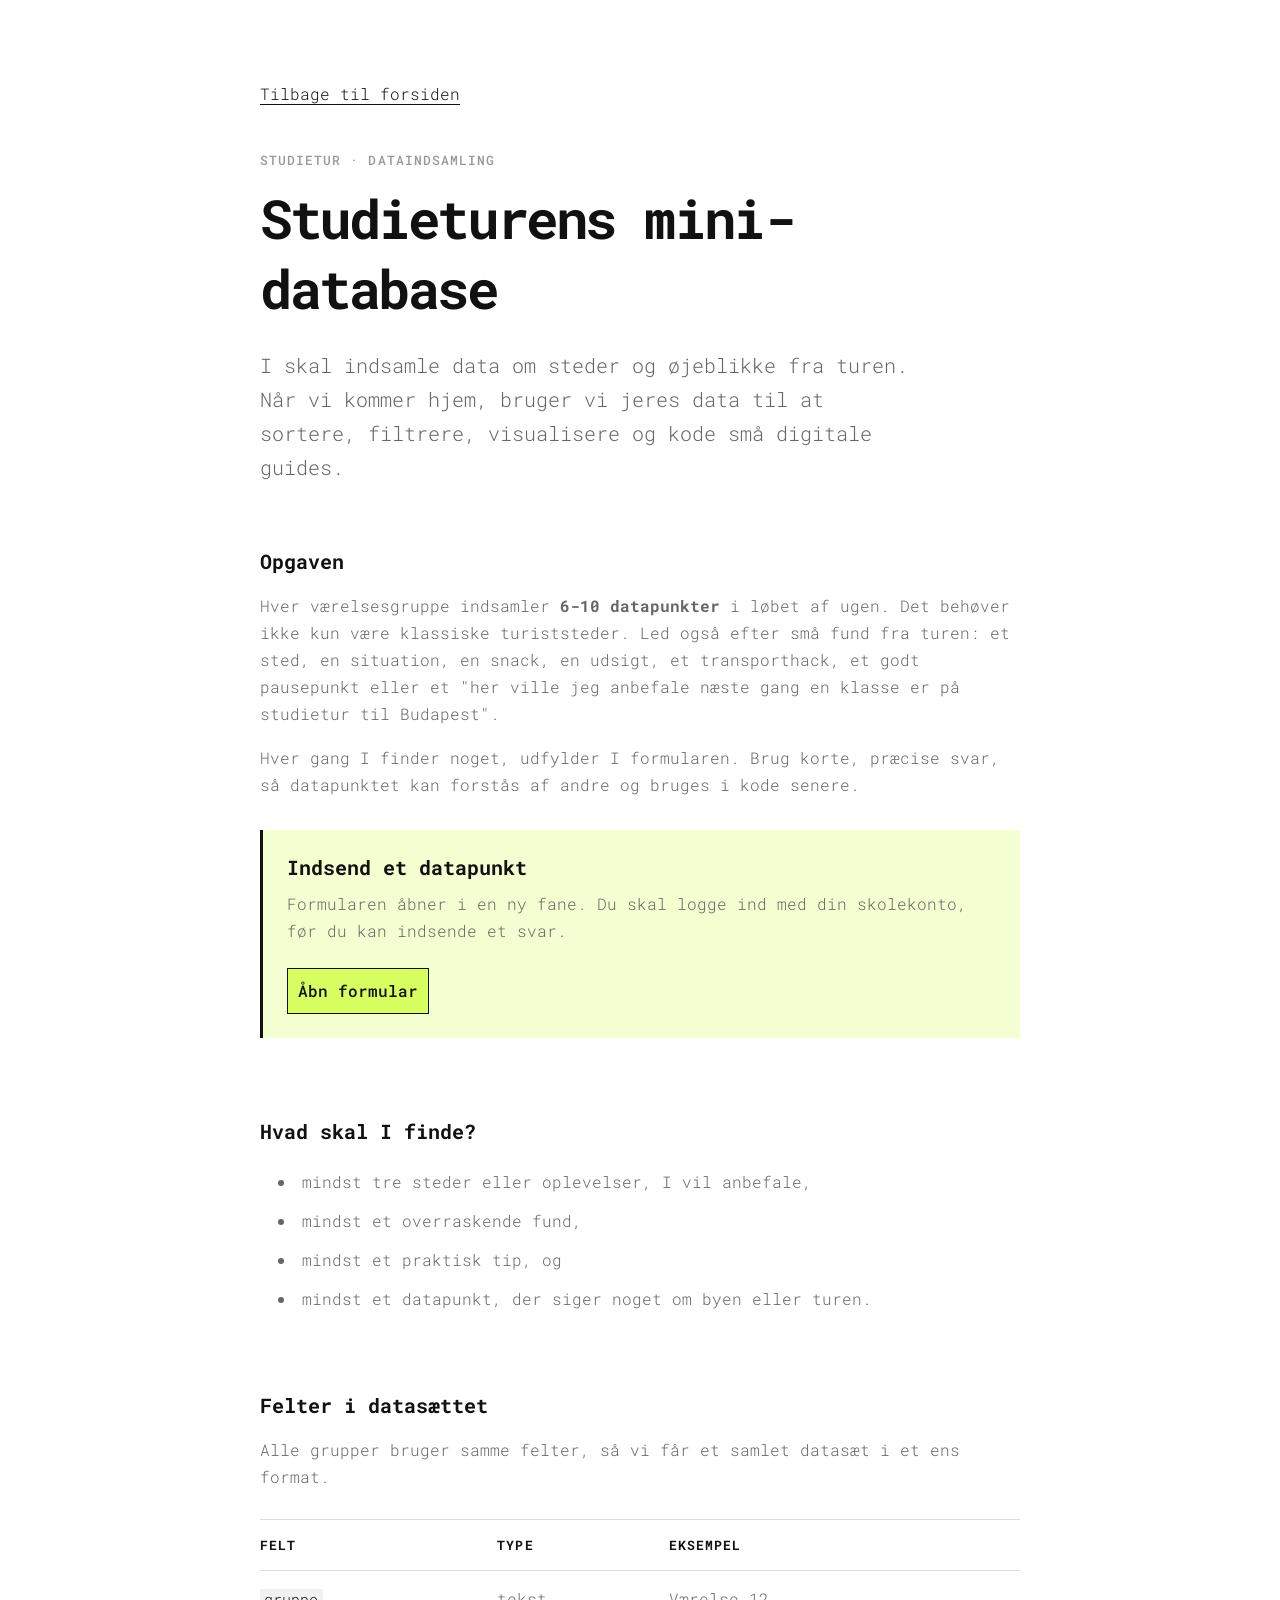
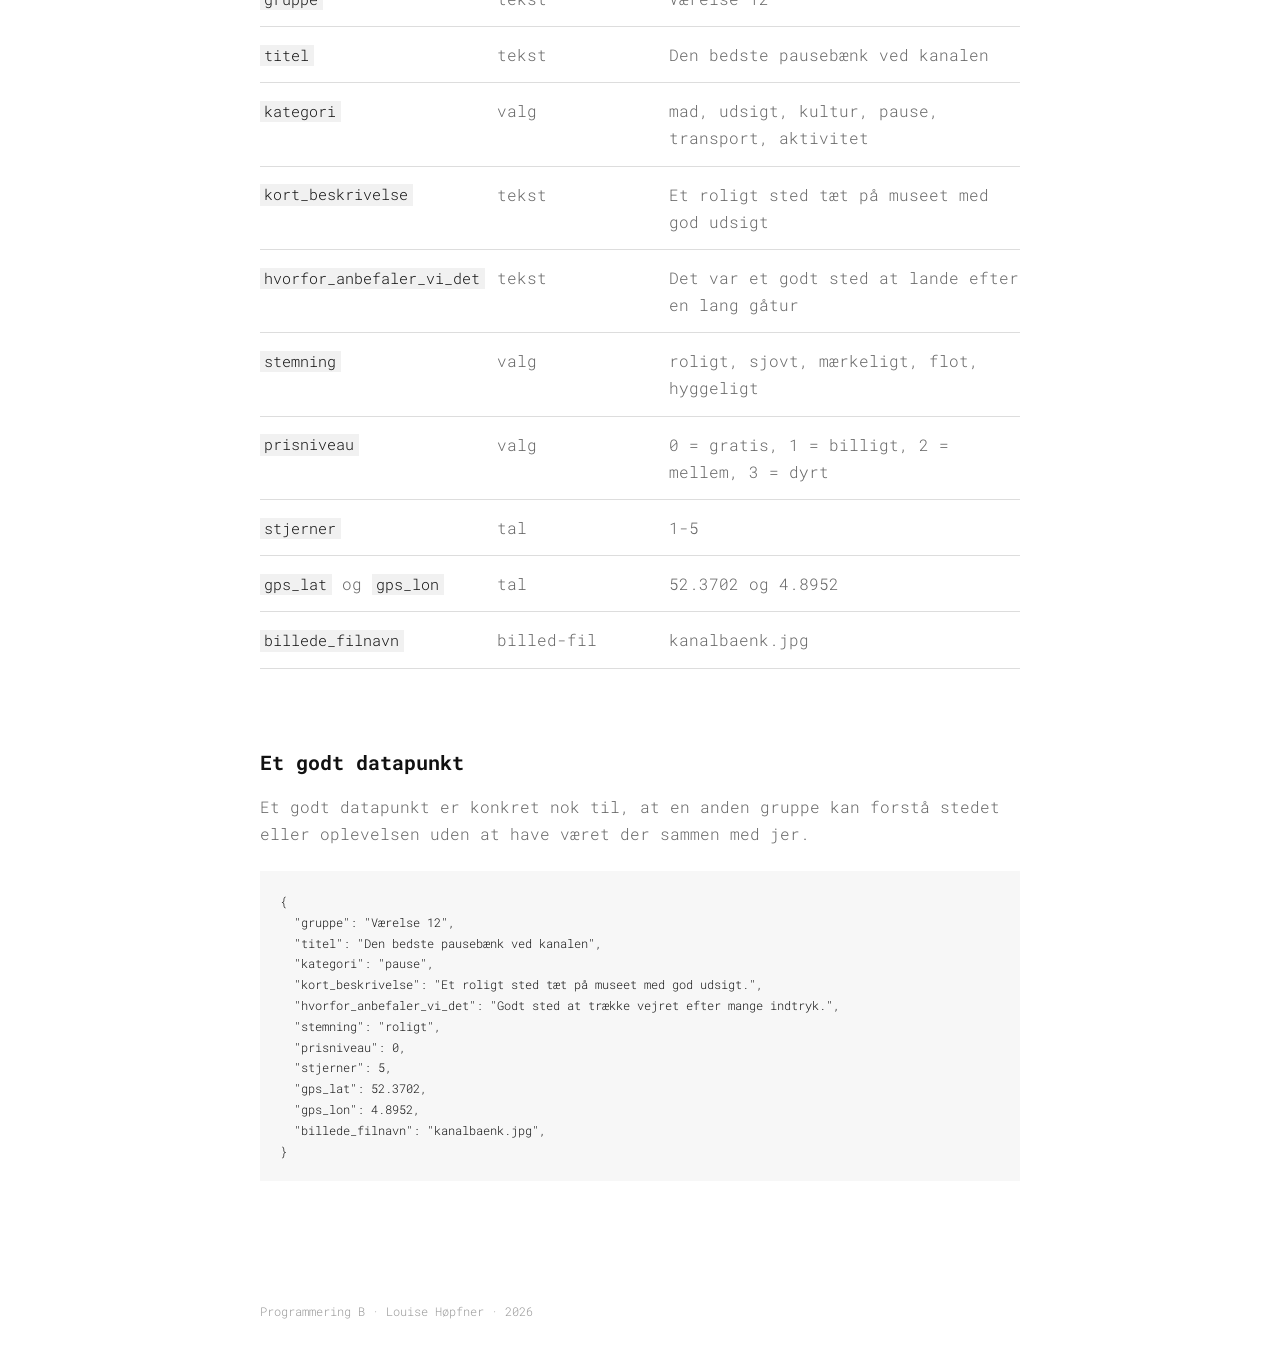
<file: studietur/index.html>
<!doctype html>
<html lang="da">
  <head>
    <meta charset="utf-8">
    <meta name="viewport" content="width=device-width, initial-scale=1">
    <meta
      name="description"
      content="Opgave til studieturen: indsamling af data om steder, øjeblikke og mønstre."
    >
    <title>Studieturens mini-database · Programmering B</title>
    <link rel="preconnect" href="https://fonts.googleapis.com">
    <link rel="preconnect" href="https://fonts.gstatic.com" crossorigin>
    <link
      href="https://fonts.googleapis.com/css2?family=Roboto+Mono:wght@300;500;700&display=swap"
      rel="stylesheet"
    >
    <link rel="stylesheet" href="../main.css?v=2026-08-23">
  </head>

  <body>
    <main id="wrapper">
      <p class="back-link"><a href="../">Tilbage til forsiden</a></p>

      <header class="site-header compact-header">
        <p class="eyebrow">Studietur · dataindsamling</p>
        <h1>Studieturens mini-database</h1>
        <p class="intro">
          I skal indsamle data om steder og øjeblikke fra turen. Når
          vi kommer hjem, bruger vi jeres data til at sortere, filtrere,
          visualisere og kode små digitale guides.
        </p>
      </header>

      <section aria-labelledby="opgave">
        <h2 id="opgave">Opgaven</h2>
        <p>
          Hver værelsesgruppe indsamler <strong>6-10 datapunkter</strong> i
          løbet af ugen. Det behøver ikke kun være klassiske turiststeder. Led
          også efter små fund fra turen: et sted, en situation, en
          snack, en udsigt, et transporthack, et godt pausepunkt eller et
          "her ville jeg anbefale næste gang en klasse er på studietur til Budapest".
        </p>
        <p>
          Hver gang I finder noget, udfylder I formularen. Brug korte, præcise
          svar, så datapunktet kan forstås af andre og bruges i kode senere.
        </p>

        <div class="action-box">
          <h2>Indsend et datapunkt</h2>
          <p>
            Formularen åbner i en ny fane. Du skal logge ind med din
            skolekonto, før du kan indsende et svar.
          </p>
          <a
            class="primary-link"
            href="https://forms.cloud.microsoft/Pages/ResponsePage.aspx?id=wQmfAW_r3U6S1AeUjAUblxjryQm7GfNFm0Q9gsQ5cG1UOU9VSlZINTQ0RUhSVzVZS1Y0TFhUR0VETS4u"
            target="_blank"
            rel="noreferrer"
          >
            Åbn formular
          </a>
        </div>
      </section>

      <section aria-labelledby="hvad-skal-i-finde">
        <h2 id="hvad-skal-i-finde">Hvad skal I finde?</h2>
        <ul class="requirements">
          <li>mindst tre steder eller oplevelser, I vil anbefale,</li>
          <li>mindst et overraskende fund,</li>
          <li>mindst et praktisk tip, og</li>
          <li>mindst et datapunkt, der siger noget om byen eller turen.</li>
        </ul>
      </section>

      <section aria-labelledby="felter">
        <h2 id="felter">Felter i datasættet</h2>
        <p class="section-note">
          Alle grupper bruger samme felter, så vi får et samlet datasæt i et
          ens format.
        </p>

        <div class="field-table" role="table" aria-label="Felter i datasættet">
          <div class="field-row field-header" role="row">
            <span role="columnheader">Felt</span>
            <span role="columnheader">Type</span>
            <span role="columnheader">Eksempel</span>
          </div>
          <div class="field-row" role="row">
            <span role="cell"><code>gruppe</code></span>
            <span role="cell">tekst</span>
            <span role="cell">Værelse 12</span>
          </div>
          <div class="field-row" role="row">
            <span role="cell"><code>titel</code></span>
            <span role="cell">tekst</span>
            <span role="cell">Den bedste pausebænk ved kanalen</span>
          </div>
          <div class="field-row" role="row">
            <span role="cell"><code>kategori</code></span>
            <span role="cell">valg</span>
            <span role="cell">mad, udsigt, kultur, pause, transport, aktivitet</span>
          </div>
          <div class="field-row" role="row">
            <span role="cell"><code>kort_beskrivelse</code></span>
            <span role="cell">tekst</span>
            <span role="cell">Et roligt sted tæt på museet med god udsigt</span>
          </div>
          <div class="field-row" role="row">
            <span role="cell"><code>hvorfor_anbefaler_vi_det</code></span>
            <span role="cell">tekst</span>
            <span role="cell">Det var et godt sted at lande efter en lang gåtur</span>
          </div>
          <div class="field-row" role="row">
            <span role="cell"><code>stemning</code></span>
            <span role="cell">valg</span>
            <span role="cell">roligt, sjovt, mærkeligt, flot, hyggeligt</span>
          </div>
          <div class="field-row" role="row">
            <span role="cell"><code>prisniveau</code></span>
            <span role="cell">valg</span>
            <span role="cell">0 = gratis, 1 = billigt, 2 = mellem, 3 = dyrt</span>
          </div>
          <div class="field-row" role="row">
            <span role="cell"><code>stjerner</code></span>
            <span role="cell">tal</span>
            <span role="cell">1-5</span>
          </div>
          <div class="field-row" role="row">
            <span role="cell"><code>gps_lat</code> og <code>gps_lon</code></span>
            <span role="cell">tal</span>
            <span role="cell">52.3702 og 4.8952</span>
          </div>

          <div class="field-row" role="row">
            <span role="cell"><code>billede_filnavn</code></span>
            <span role="cell">billed-fil</span>
            <span role="cell">kanalbaenk.jpg</span>
          </div>
        </div>
      </section>

      <section aria-labelledby="godt-datapunkt">
        <h2 id="godt-datapunkt">Et godt datapunkt</h2>
        <p>
          Et godt datapunkt er konkret nok til, at en anden gruppe kan forstå
          stedet eller oplevelsen uden at have været der sammen med jer.
        </p>
        <pre class="code-block"><code>{
  "gruppe": "Værelse 12",
  "titel": "Den bedste pausebænk ved kanalen",
  "kategori": "pause",
  "kort_beskrivelse": "Et roligt sted tæt på museet med god udsigt.",
  "hvorfor_anbefaler_vi_det": "Godt sted at trække vejret efter mange indtryk.",
  "stemning": "roligt",
  "prisniveau": 0,
  "stjerner": 5,
  "gps_lat": 52.3702,
  "gps_lon": 4.8952,
  "billede_filnavn": "kanalbaenk.jpg",
}</code></pre>
      </section>
    </main>

    <footer>
      <p>Programmering B · Louise Høpfner · 2026</p>
    </footer>
  </body>
</html>
</file>
<file: main.css>
:root {
  color-scheme: light;
  --background: #ffffff;
  --text: #666666;
  --heading: #111111;
  --muted: #999999;
  --line: #dddddd;
  --accent: #d7ff62;
  --accent-soft: #f4ffd1;
  --max-width: 760px;
}

* {
  box-sizing: border-box;
}

html {
  scroll-behavior: smooth;
}

body {
  margin: 0;
  background: var(--background);
  color: var(--text);
  font-family: "Roboto Mono", monospace;
  font-size: 16px;
  font-weight: 300;
  line-height: 1.7;
}

#wrapper,
footer {
  width: min(100% - 40px, var(--max-width));
  margin-inline: auto;
}

#wrapper {
  padding-block: 80px 40px;
}

.top-banner {
  display: block;
  margin-bottom: 48px;
  padding: 18px 20px;
  border: 1px solid var(--heading);
  background: #d7ff62;
  background: var(--accent);
  color: var(--heading);
  text-decoration: none;
}

.top-banner:hover,
.top-banner:focus-visible {
  background: var(--heading);
  color: var(--background);
}

.top-banner span,
.top-banner strong {
  display: block;
}

.top-banner span {
  margin-bottom: 4px;
  font-size: 13px;
  font-weight: 700;
  letter-spacing: 0.08em;
  text-transform: uppercase;
}

.top-banner strong {
  font-size: clamp(17px, 3vw, 22px);
  line-height: 1.35;
}

.site-header {
  margin-bottom: 88px;
}

.compact-header {
  margin-bottom: 64px;
}

.eyebrow {
  margin: 0 0 12px;
  color: var(--muted);
  font-size: 13px;
  font-weight: 500;
  letter-spacing: 0.08em;
  text-transform: uppercase;
}

h1,
h2,
h3,
p {
  margin-top: 0;
}

h1,
h2,
h3 {
  color: var(--heading);
  line-height: 1.3;
}

h1 {
  margin-bottom: 24px;
  font-size: clamp(34px, 7vw, 54px);
  font-weight: 700;
  letter-spacing: -0.045em;
}

h2 {
  margin-bottom: 18px;
  font-size: 20px;
  font-weight: 700;
}

h3 {
  margin-bottom: 4px;
  font-size: 16px;
  font-weight: 700;
}

.intro {
  max-width: 650px;
  margin-bottom: 0;
  font-size: clamp(17px, 2.5vw, 20px);
}

section {
  margin-bottom: 80px;
}

section > p:last-child {
  margin-bottom: 0;
}

.section-note {
  margin-bottom: 28px;
}

.week-overview {
  margin-bottom: 28px;
  padding: 18px 20px;
  border-left: 3px solid var(--heading);
  background: #f7f7f7;
}

.week-overview p {
  margin-bottom: 0;
}

.week-number {
  color: var(--heading);
  font-size: 13px;
  font-weight: 700;
  letter-spacing: 0.08em;
  text-transform: uppercase;
}

.week-overview .week-number {
  margin-bottom: 5px;
}

a {
  color: var(--heading);
  text-decoration: none;
  border-bottom: 1px solid var(--heading);
  transition: color 120ms ease, background-color 120ms ease;
}

a:hover,
a:focus-visible {
  background: var(--heading);
  color: var(--background);
  outline: none;
}

.back-link {
  margin-bottom: 42px;
}

.link-list {
  margin: 0;
  padding: 0;
  list-style: none;
}

.material-list {
  border-top: 1px solid var(--line);
}

.material-card {
  border-bottom: 1px solid var(--line);
}

.material-card summary {
  display: grid;
  grid-template-columns: 42px 1fr auto;
  gap: 18px;
  align-items: start;
  padding-block: 22px;
  color: var(--heading);
  cursor: pointer;
  list-style: none;
}

.material-card summary::-webkit-details-marker {
  display: none;
}

.material-card summary:hover .summary-text strong,
.material-card summary:focus-visible .summary-text strong {
  text-decoration: underline;
  text-underline-offset: 4px;
}

.material-card summary:focus-visible {
  outline: 2px solid var(--heading);
  outline-offset: 5px;
}

.course-number,
.toggle-label {
  color: var(--muted);
  font-size: 13px;
  font-weight: 500;
}

.summary-text strong,
.summary-text span {
  display: block;
}

.summary-text strong {
  margin-bottom: 3px;
}

.summary-text span {
  color: var(--text);
  font-size: 14px;
}

.toggle-label::after {
  content: " +";
}

.material-card[open] .toggle-label {
  color: var(--heading);
}

.material-card[open] .toggle-label::before {
  content: "Luk";
}

.material-card[open] .toggle-label {
  font-size: 0;
}

.material-card[open] .toggle-label::before,
.material-card[open] .toggle-label::after {
  font-size: 13px;
}

.material-card[open] .toggle-label::after {
  content: " −";
}

.material-content {
  padding: 6px 0 48px 60px;
}

.material-content h3 {
  margin-top: 32px;
  margin-bottom: 12px;
}

.learning-goal,
.assignment-intro {
  color: var(--heading);
  font-size: 17px;
}

.steps,
.requirements {
  margin: 1.5rem 0 0;
  padding-left: 36px;
}

.steps li,
.requirements li {
  margin-bottom: 12px;
  padding-left: 6px;
}

code {
  padding: 0.08em 0.3em;
  background: #f1f1f1;
  color: var(--heading);
  font-family: inherit;
  font-size: 0.92em;
}

.action-box {
  margin-top: 32px;
  padding: 24px;
  border-left: 3px solid var(--heading);
  background: var(--accent-soft);
}

.action-box h2 {
  margin-bottom: 10px;
}

.primary-link {
  display: inline-block;
  margin-top: 8px;
  font-weight: 500;
}

.field-table {
  border-top: 1px solid var(--line);
}

.field-row {
  display: grid;
  grid-template-columns: minmax(150px, 1fr) minmax(110px, 0.7fr) minmax(220px, 1.6fr);
  gap: 18px;
  padding-block: 14px;
  border-bottom: 1px solid var(--line);
}

.field-header {
  color: var(--heading);
  font-size: 13px;
  font-weight: 700;
  letter-spacing: 0.08em;
  text-transform: uppercase;
}

.code-block {
  overflow-x: auto;
  margin: 24px 0 0;
  padding: 20px;
  background: #f7f7f7;
  color: var(--heading);
  font-family: inherit;
  font-size: 13px;
  line-height: 1.6;
}

.code-block code {
  padding: 0;
  background: transparent;
}

@media (max-width: 680px) {
  #wrapper {
    padding-block: 48px 32px;
  }

  .site-header {
    margin-bottom: 60px;
  }

  .material-card summary {
    grid-template-columns: 32px 1fr;
  }

  .toggle-label {
    grid-column: 2;
  }

  .material-content {
    padding-left: 0;
  }

  .field-row {
    grid-template-columns: 1fr;
    gap: 4px;
  }

  .field-header {
    display: none;
  }
}

.try-box,
.stretch-box,
.inspiration-box {
  margin-top: 32px;
  padding: 22px 24px;
  border-left: 3px solid var(--heading);
  background: #f7f7f7;
}

.try-box h3,
.stretch-box h3,
.inspiration-box h3 {
  margin-top: 0;
}

.try-box p,
.stretch-box ul,
.inspiration-box p {
  margin-bottom: 0;
}

.stretch-box ul {
  padding-left: 32px;
}

.stretch-box li {
  margin-bottom: 8px;
}

.stretch-box li:last-child {
  margin-bottom: 0;
}

.hand-in {
  margin-top: 32px;
}

.primary-link {
  display: inline-block;
  padding: 8px 10px;
  border: 1px solid var(--heading);
  background: #d7ff62;
  color: var(--heading);
  font-weight: 500;
}

.primary-link:hover,
.primary-link:focus-visible {
  background: var(--heading);
  color: var(--background);
}

.link-list li {
  margin-bottom: 20px;
}

.link-list a {
  display: inline;
  font-weight: 500;
}

.link-list span {
  display: block;
  margin-top: 4px;
  font-size: 14px;
}

footer {
  padding-block: 0 48px;
  color: var(--muted);
  font-size: 12px;
}

footer p {
  margin: 0;
}

@media (max-width: 560px) {
  #wrapper {
    padding-top: 48px;
  }

  .site-header {
    margin-bottom: 64px;
  }

  section {
    margin-bottom: 60px;
  }

  .material-card summary {
    grid-template-columns: 30px 1fr auto;
    gap: 10px;
  }

  .material-content {
    padding-left: 40px;
  }
}

@media (prefers-reduced-motion: reduce) {
  html {
    scroll-behavior: auto;
  }

  a {
    transition: none;
  }
}

.course-tabs {
  display: flex;
  flex-wrap: wrap;
  gap: 8px;
  margin-bottom: 48px;
  padding-bottom: 12px;
  border-bottom: 1px solid var(--line);
}

.course-tabs a {
  padding: 10px 14px;
  border: 1px solid var(--line);
  font-size: 14px;
  font-weight: 500;
}

.course-tabs a[aria-current="page"] {
  background: var(--heading);
  color: var(--background);
  border-color: var(--heading);
}

.course-tabs a:focus-visible {
  outline: 2px solid var(--heading);
  outline-offset: 3px;
}
</file>
